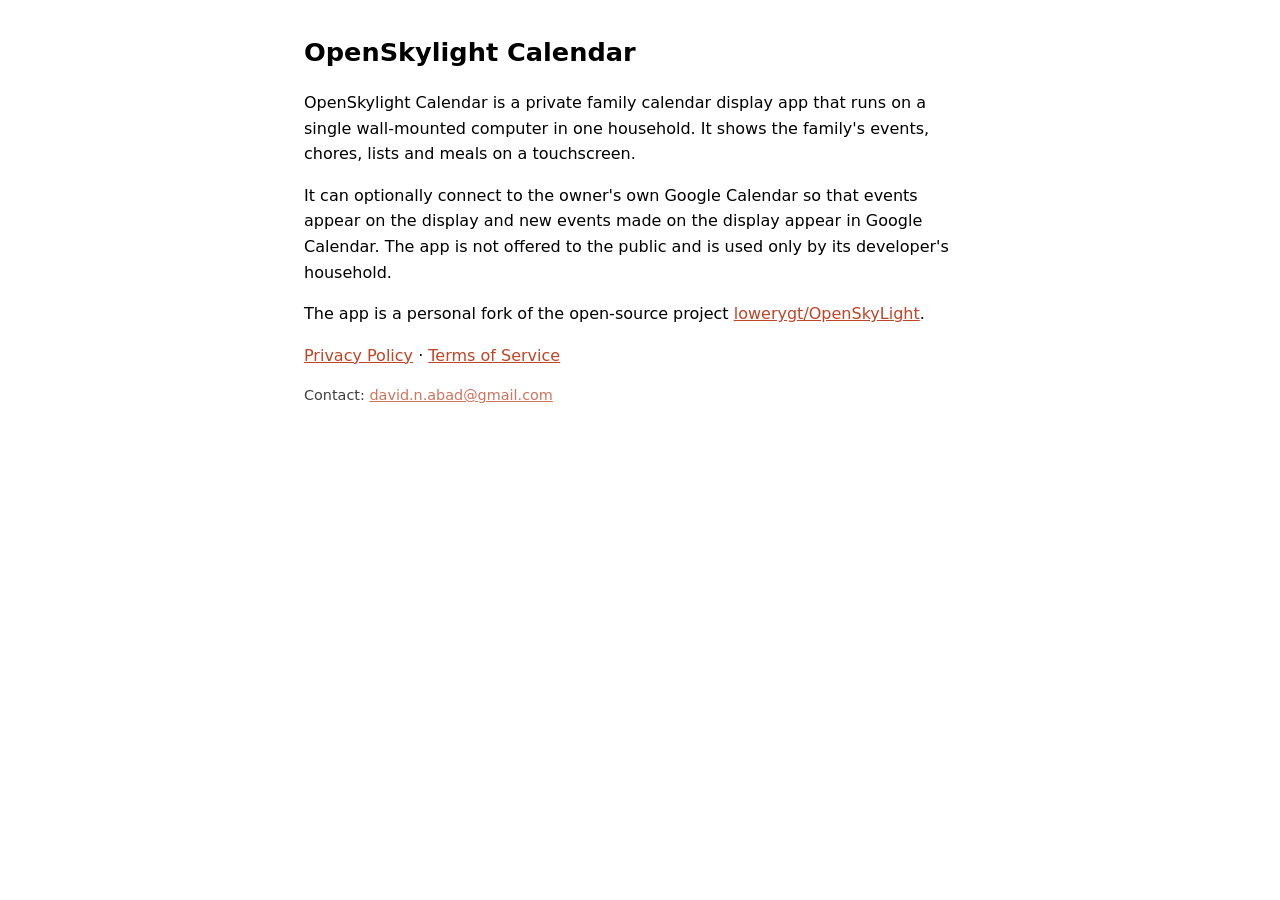
<file: index.html>
<!doctype html>
<html lang="en">
<head>
<meta charset="utf-8">
<meta name="viewport" content="width=device-width, initial-scale=1">
<title>OpenSkylight Calendar</title>
<link rel="stylesheet" href="style.css">
</head>
<body>
<h1>OpenSkylight Calendar</h1>
<p>OpenSkylight Calendar is a private family calendar display app that runs on a single wall-mounted computer in one household. It shows the family's events, chores, lists and meals on a touchscreen.</p>
<p>It can optionally connect to the owner's own Google Calendar so that events appear on the display and new events made on the display appear in Google Calendar. The app is not offered to the public and is used only by its developer's household.</p>
<p>The app is a personal fork of the open-source project <a href="https://github.com/lowerygt/OpenSkyLight">lowerygt/OpenSkyLight</a>.</p>
<p><a href="privacy.html">Privacy Policy</a> &middot; <a href="terms.html">Terms of Service</a></p>
<p class="small">Contact: <a href="mailto:david.n.abad@gmail.com">david.n.abad@gmail.com</a></p>
</body>
</html>
</file>
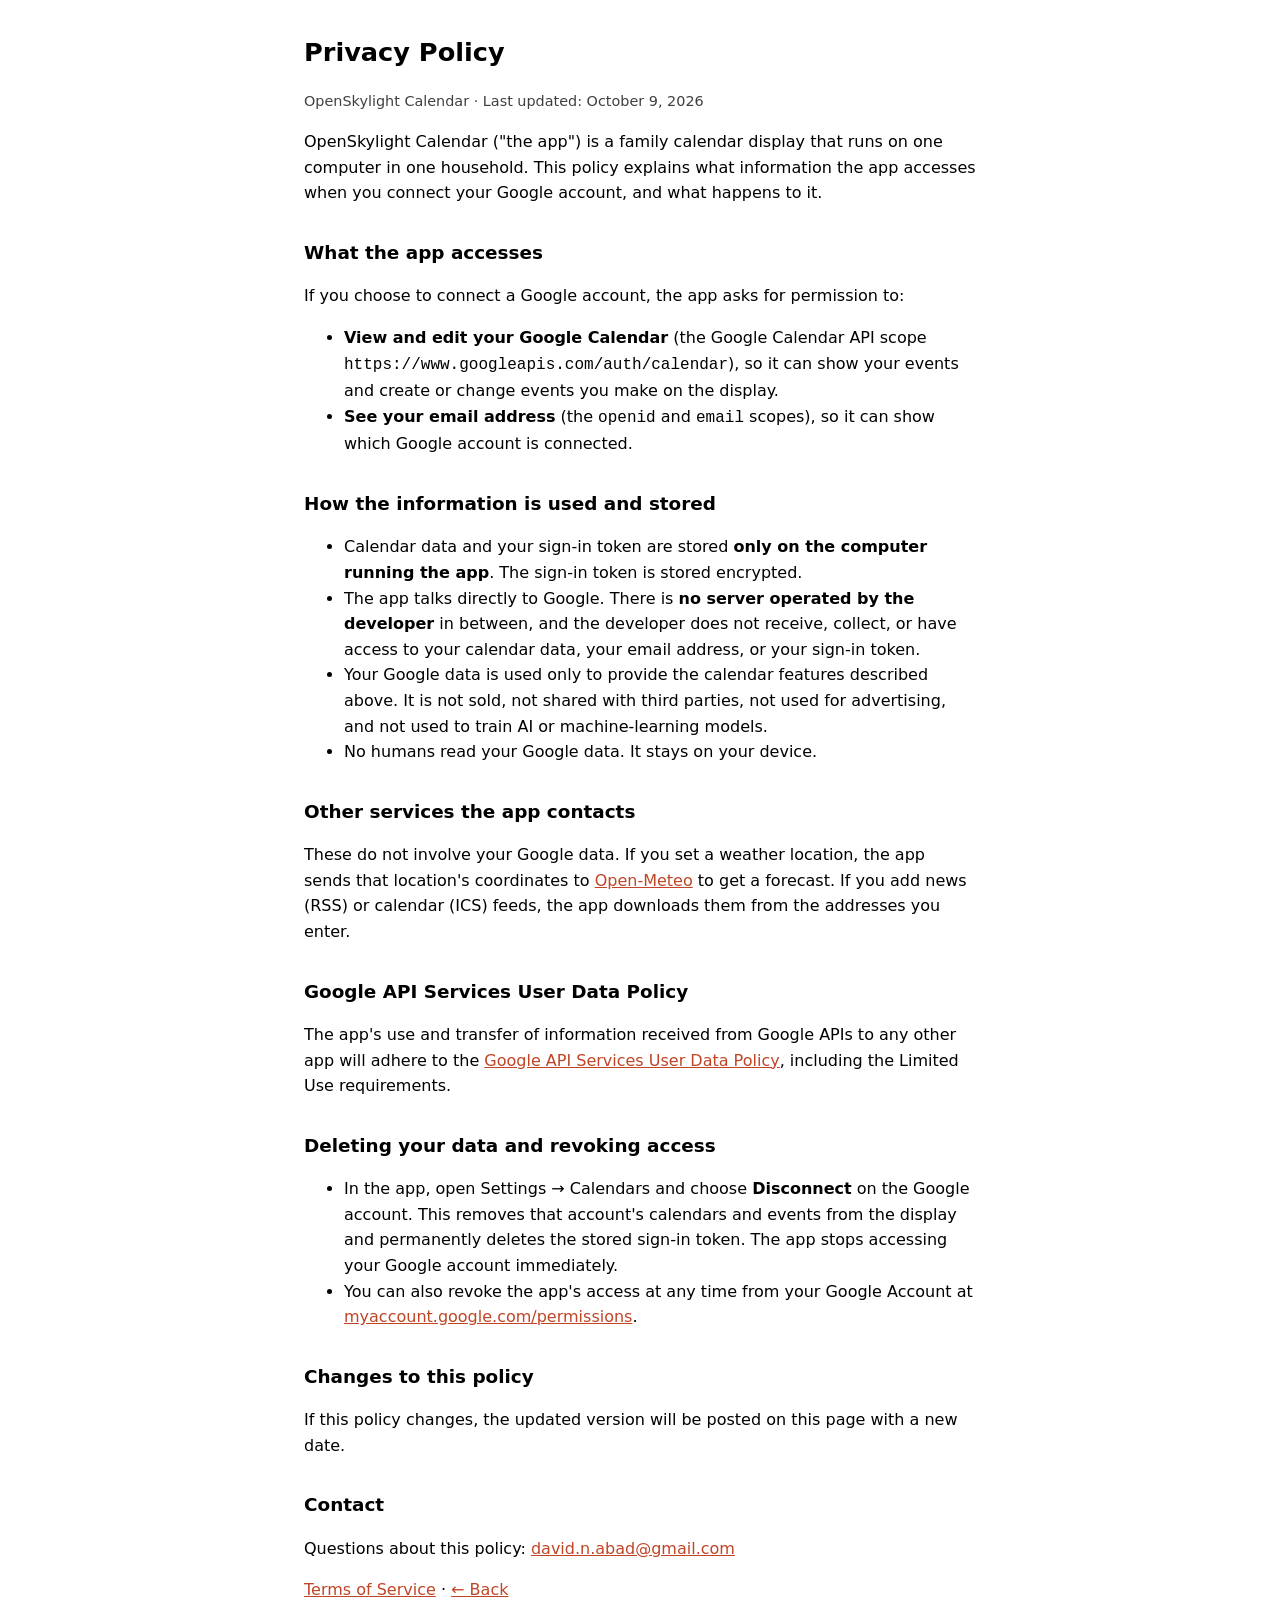
<file: privacy.html>
<!doctype html>
<html lang="en">
<head>
<meta charset="utf-8">
<meta name="viewport" content="width=device-width, initial-scale=1">
<title>Privacy Policy - OpenSkylight Calendar</title>
<link rel="stylesheet" href="style.css">
</head>
<body>
<h1>Privacy Policy</h1>
<p class="small">OpenSkylight Calendar &middot; Last updated: October 9, 2026</p>

<p>OpenSkylight Calendar ("the app") is a family calendar display that runs on one computer in one household. This policy explains what information the app accesses when you connect your Google account, and what happens to it.</p>

<h2>What the app accesses</h2>
<p>If you choose to connect a Google account, the app asks for permission to:</p>
<ul>
<li><strong>View and edit your Google Calendar</strong> (the Google Calendar API scope <code>https://www.googleapis.com/auth/calendar</code>), so it can show your events and create or change events you make on the display.</li>
<li><strong>See your email address</strong> (the <code>openid</code> and <code>email</code> scopes), so it can show which Google account is connected.</li>
</ul>

<h2>How the information is used and stored</h2>
<ul>
<li>Calendar data and your sign-in token are stored <strong>only on the computer running the app</strong>. The sign-in token is stored encrypted.</li>
<li>The app talks directly to Google. There is <strong>no server operated by the developer</strong> in between, and the developer does not receive, collect, or have access to your calendar data, your email address, or your sign-in token.</li>
<li>Your Google data is used only to provide the calendar features described above. It is not sold, not shared with third parties, not used for advertising, and not used to train AI or machine-learning models.</li>
<li>No humans read your Google data. It stays on your device.</li>
</ul>

<h2>Other services the app contacts</h2>
<p>These do not involve your Google data. If you set a weather location, the app sends that location's coordinates to <a href="https://open-meteo.com">Open-Meteo</a> to get a forecast. If you add news (RSS) or calendar (ICS) feeds, the app downloads them from the addresses you enter.</p>

<h2>Google API Services User Data Policy</h2>
<p>The app's use and transfer of information received from Google APIs to any other app will adhere to the <a href="https://developers.google.com/terms/api-services-user-data-policy">Google API Services User Data Policy</a>, including the Limited Use requirements.</p>

<h2>Deleting your data and revoking access</h2>
<ul>
<li>In the app, open Settings &rarr; Calendars and choose <strong>Disconnect</strong> on the Google account. This removes that account's calendars and events from the display and permanently deletes the stored sign-in token. The app stops accessing your Google account immediately.</li>
<li>You can also revoke the app's access at any time from your Google Account at <a href="https://myaccount.google.com/permissions">myaccount.google.com/permissions</a>.</li>
</ul>

<h2>Changes to this policy</h2>
<p>If this policy changes, the updated version will be posted on this page with a new date.</p>

<h2>Contact</h2>
<p>Questions about this policy: <a href="mailto:david.n.abad@gmail.com">david.n.abad@gmail.com</a></p>

<p><a href="terms.html">Terms of Service</a> &middot; <a href="index.html">&larr; Back</a></p>
</body>
</html>
</file>
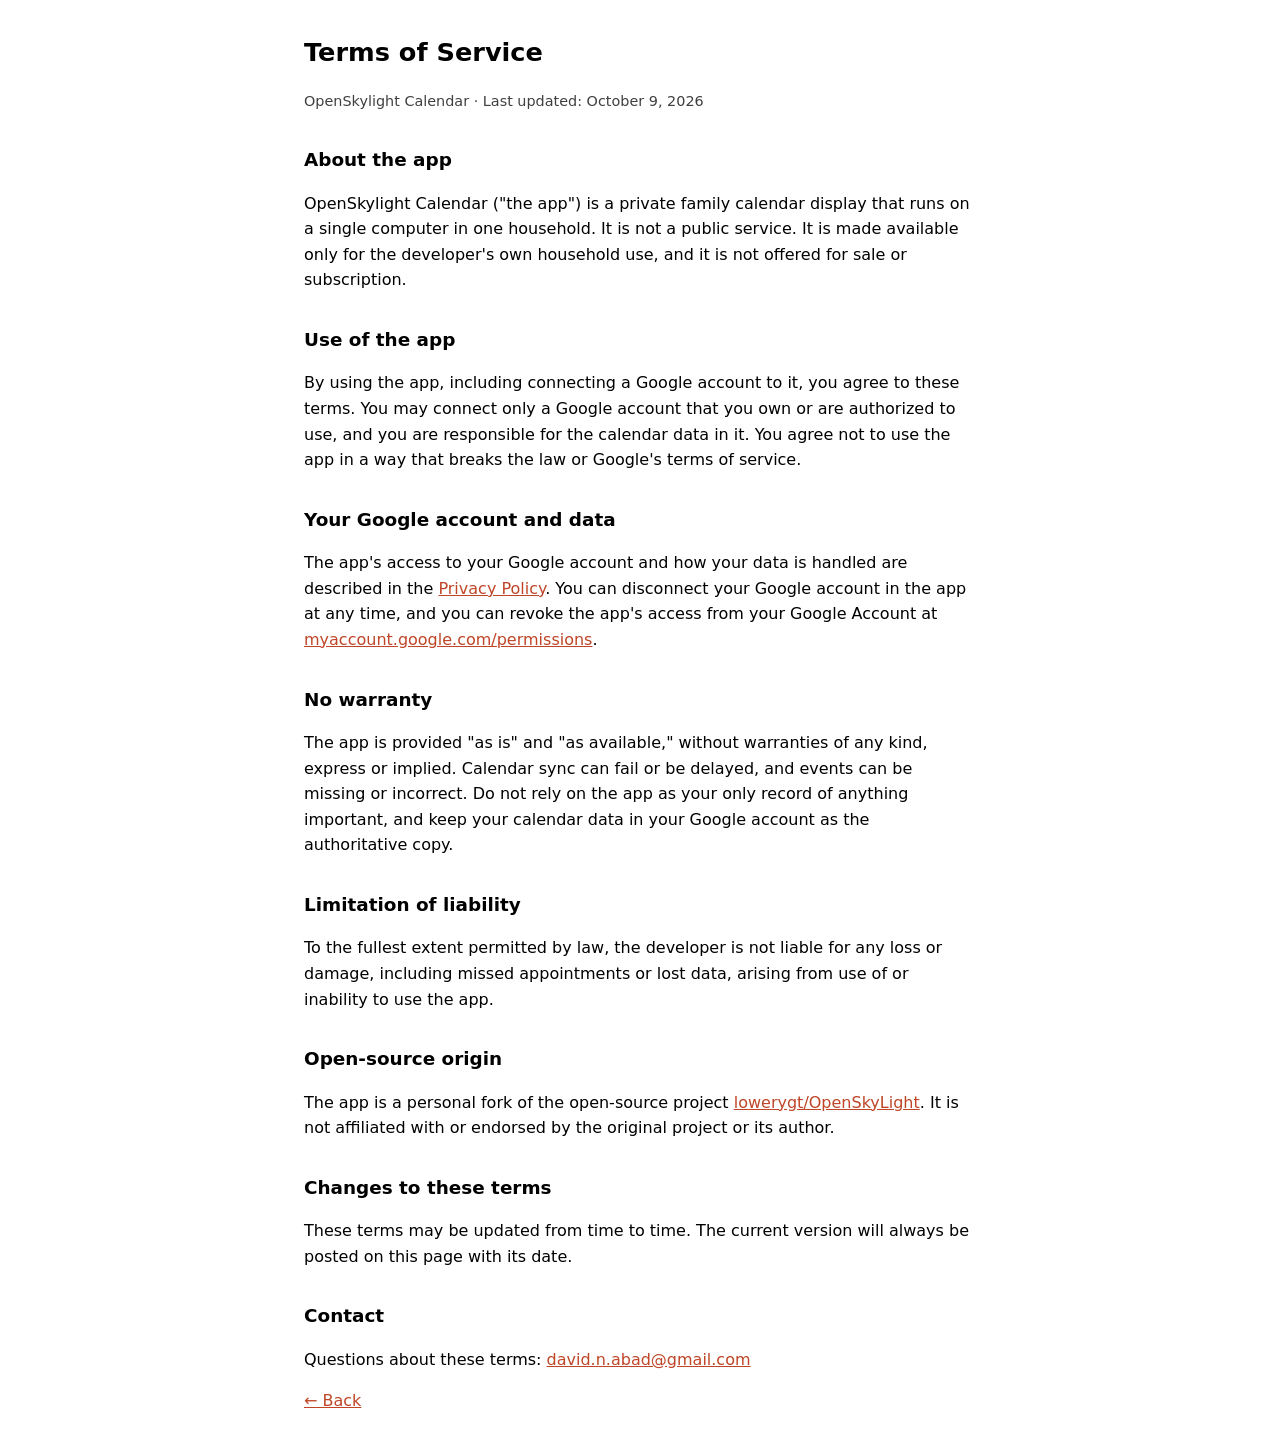
<file: terms.html>
<!doctype html>
<html lang="en">
<head>
<meta charset="utf-8">
<meta name="viewport" content="width=device-width, initial-scale=1">
<title>Terms of Service - OpenSkylight Calendar</title>
<link rel="stylesheet" href="style.css">
</head>
<body>
<h1>Terms of Service</h1>
<p class="small">OpenSkylight Calendar &middot; Last updated: October 9, 2026</p>

<h2>About the app</h2>
<p>OpenSkylight Calendar ("the app") is a private family calendar display that runs on a single computer in one household. It is not a public service. It is made available only for the developer's own household use, and it is not offered for sale or subscription.</p>

<h2>Use of the app</h2>
<p>By using the app, including connecting a Google account to it, you agree to these terms. You may connect only a Google account that you own or are authorized to use, and you are responsible for the calendar data in it. You agree not to use the app in a way that breaks the law or Google's terms of service.</p>

<h2>Your Google account and data</h2>
<p>The app's access to your Google account and how your data is handled are described in the <a href="privacy.html">Privacy Policy</a>. You can disconnect your Google account in the app at any time, and you can revoke the app's access from your Google Account at <a href="https://myaccount.google.com/permissions">myaccount.google.com/permissions</a>.</p>

<h2>No warranty</h2>
<p>The app is provided "as is" and "as available," without warranties of any kind, express or implied. Calendar sync can fail or be delayed, and events can be missing or incorrect. Do not rely on the app as your only record of anything important, and keep your calendar data in your Google account as the authoritative copy.</p>

<h2>Limitation of liability</h2>
<p>To the fullest extent permitted by law, the developer is not liable for any loss or damage, including missed appointments or lost data, arising from use of or inability to use the app.</p>

<h2>Open-source origin</h2>
<p>The app is a personal fork of the open-source project <a href="https://github.com/lowerygt/OpenSkyLight">lowerygt/OpenSkyLight</a>. It is not affiliated with or endorsed by the original project or its author.</p>

<h2>Changes to these terms</h2>
<p>These terms may be updated from time to time. The current version will always be posted on this page with its date.</p>

<h2>Contact</h2>
<p>Questions about these terms: <a href="mailto:david.n.abad@gmail.com">david.n.abad@gmail.com</a></p>

<p><a href="index.html">&larr; Back</a></p>
</body>
</html>
</file>
<file: style.css>
:root { color-scheme: light dark; }
body { font: 16px/1.6 system-ui, -apple-system, "Segoe UI", sans-serif; max-width: 42rem; margin: 2rem auto; padding: 0 1rem; }
h1 { font-size: 1.6rem; }
h2 { font-size: 1.15rem; margin-top: 2rem; }
a { color: #bf4526; }
@media (prefers-color-scheme: dark) { a { color: #f08a68; } }
.small { font-size: .9rem; opacity: .75; }
</file>
